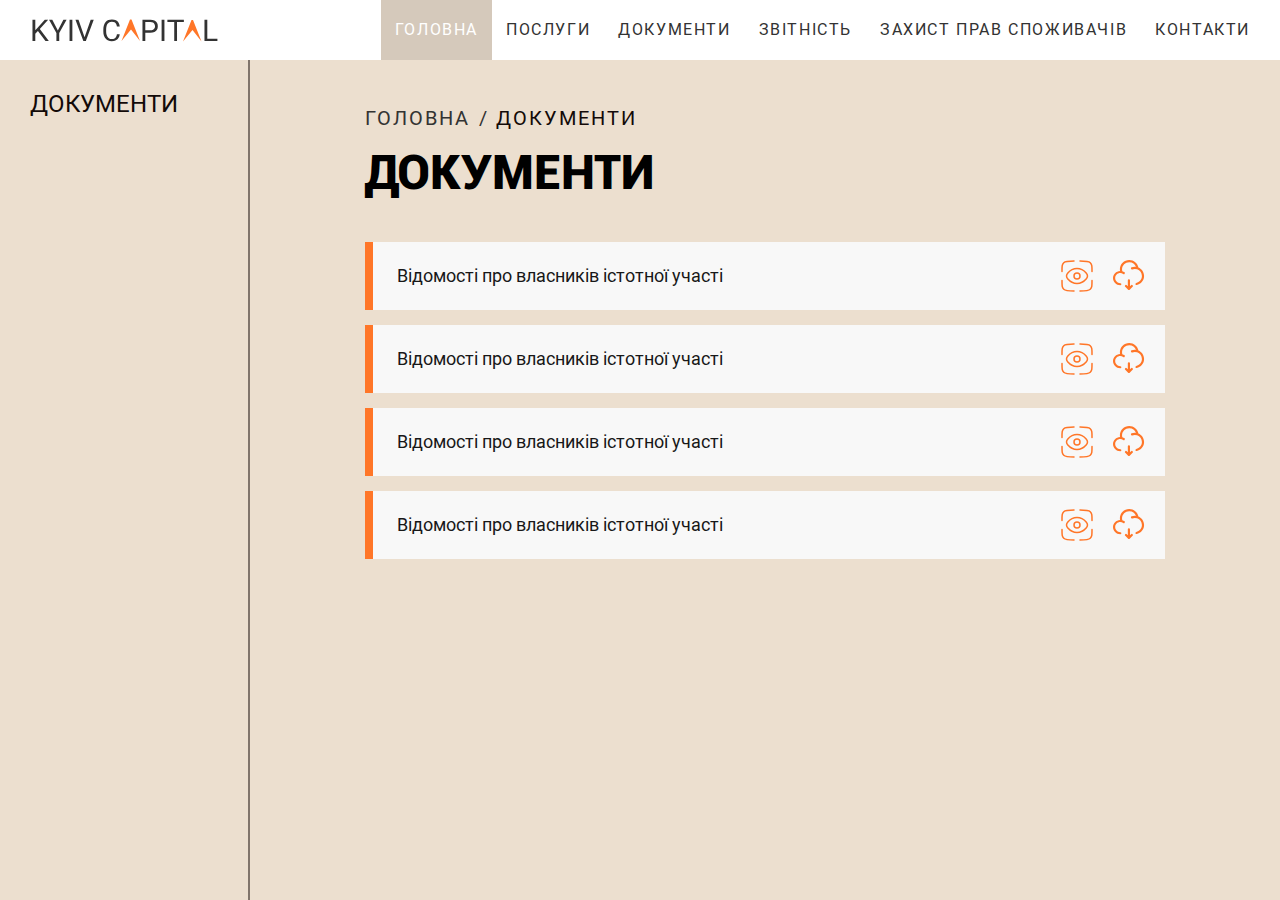
<file: doc.html>
<!DOCTYPE html>
<html lang="en">
	<head>
		<meta charset="UTF-8">
		<meta name="viewport" content="width=device-width, initial-scale=1, maximum-scale=1">
		<title>Kyiv Capital</title>
		
        <link rel="stylesheet" href="fonts/fonts.css">
        <link rel="stylesheet" href="css/fullpage.min.css">
        <link rel="stylesheet" href="css/style.css">

	</head>
	<body>

	<!-- на главной для хедера main-page добавить -->	
	<header class="main-header">
         <div class="container container--main">
            <div class="main-header__block">
            	<a href="#" class="main-header__logo">
            		<img src="img/logo.svg" alt="logo">
            	</a>
                <div class="main-header__wrap">
                    <div class="mobile-wrap">
                        <div class="main-nav__toggle">
                            <span class="line-burger"></span>
                         </div>
                    </div>
                    <ul class="main-header__list">
                        <li>
                        	<a data-section="main" class="main-header__link main-header__link--active">Головна</a>
                        </li>
                        <li>
                        	<a data-section="factory" class="main-header__link">Послуги</a>
                        </li>
                         <li>
                            <a href="#" class="main-header__link">Документи</a>
                        </li>
                        <li>
                        	<a data-section="report" class="main-header__link">Звітність</a>
                        </li>
                         <li>
                            <a href="#" class="main-header__link">Захист прав споживачів</a>
                        </li>
                         <li>
                        	<a data-section="contacts" class="main-header__link">Контакти</a>
                        </li>
                    </ul>
                </div>
            </div>
         </div>
    </header>

    <section class="page-inner">
    	<div class="container">
    		<div class="page-inner__wrap">
    			<div class="page-inner__item page-inner__item--aside">
    				<p class="title">Документи</p>
    			</div>
    			<div class="page-inner__item page-inner__item--content">
    				<div class="page-inner__block">
	    				<div class="page-inner__container">
	    					<ul class="breadcrumbs__list"> 
						      <li><a href="/">Головна</a></li>
						      <li>Документи</li>
						    </ul>
	    					<h1 class="subtitle">Документи</h1>
	    					<div class="doc__wrap">
								<div class="doc__item">
									<p class="doc__subtitle">Відомості про власників істотної участі</p>
									<div class="doc__holder">
										<a href="#" class="doc__btn doc__btn--view">
											<svg xmlns="http://www.w3.org/2000/svg" width="32" height="32" fill="none">
												<path stroke-linecap="round" stroke-width="1.5" d="M13 31c-5.657 0-8.486 0-10.242-1.758C1 27.485 1 26.157 1 20.5m30 0c0 5.657 0 6.985-1.758 8.742C27.485 31 24.657 31 19 31m0-30c5.657 0 8.485 0 10.242 1.758C31 4.514 31 5.843 31 11.5M13 1C7.343 1 4.514 1 2.758 2.758 1 4.514 1 5.843 1 11.5"></path>
												<path stroke-width="1.5" d="M6.838 19.09C5.945 18.055 5.5 17.538 5.5 16c0-1.537.446-2.055 1.338-3.09C8.62 10.843 11.608 8.5 16 8.5c4.39 0 7.38 2.343 9.162 4.41.893 1.035 1.338 1.553 1.338 3.09 0 1.538-.445 2.055-1.338 3.09-1.782 2.067-4.77 4.41-9.162 4.41-4.39 0-7.38-2.343-9.162-4.41Z"></path>
												<path stroke-width="1.5" d="M16 19a3 3 0 1 0 0-6 3 3 0 0 0 0 6Z"></path>
											</svg>
										</a>
										<a href="#" class="doc__btn doc__btn--load">
											<svg xmlns="http://www.w3.org/2000/svg" width="32" height="30" fill="none">
												<path fill-rule="evenodd" d="M15.903 19.157a1.084 1.084 0 0 1 1.085 1.085V26.3l1.04-1.041a1.084 1.084 0 1 1 1.533 1.532l-2.891 2.892a1.085 1.085 0 0 1-1.533 0l-2.892-2.892a1.084 1.084 0 1 1 1.533-1.532l1.041 1.04v-6.057a1.084 1.084 0 0 1 1.084-1.085Z" clip-rule="evenodd"></path>
												<path d="M16.23 2.169c-3.975 0-7.176 3.18-7.176 7.08 0 .668.094 1.314.267 1.924.719.209 1.393.52 2 .926a1.085 1.085 0 1 1-1.196 1.807 5.118 5.118 0 0 0-2.844-.852c-2.835 0-5.112 2.27-5.112 5.04s2.277 5.04 5.112 5.04a1.084 1.084 0 1 1 0 2.168C3.271 25.302 0 22.087 0 18.095c0-3.911 3.137-7.075 7.033-7.205a9.204 9.204 0 0 1-.148-1.641C6.885 4.129 11.081 0 16.231 0c4.566 0 8.38 3.244 9.188 7.549 3.325 1.412 5.666 4.681 5.666 8.504 0 4.444-3.163 8.142-7.363 9.04a1.085 1.085 0 0 1-.454-2.12c3.238-.694 5.649-3.537 5.649-6.92 0-3.09-2.01-5.728-4.827-6.691a7.285 7.285 0 0 0-4.748.014 1.084 1.084 0 0 1-.714-2.047c1.402-.49 2.9-.64 4.372-.441a7.174 7.174 0 0 0-6.77-4.72Z"></path>
										    </svg>
										</a>
									</div>
								</div>
								<div class="doc__item">
									<p class="doc__subtitle">Відомості про власників істотної участі</p>
									<div class="doc__holder">
										<a href="#" class="doc__btn doc__btn--view">
											<svg xmlns="http://www.w3.org/2000/svg" width="32" height="32" fill="none">
												<path stroke-linecap="round" stroke-width="1.5" d="M13 31c-5.657 0-8.486 0-10.242-1.758C1 27.485 1 26.157 1 20.5m30 0c0 5.657 0 6.985-1.758 8.742C27.485 31 24.657 31 19 31m0-30c5.657 0 8.485 0 10.242 1.758C31 4.514 31 5.843 31 11.5M13 1C7.343 1 4.514 1 2.758 2.758 1 4.514 1 5.843 1 11.5"></path>
												<path stroke-width="1.5" d="M6.838 19.09C5.945 18.055 5.5 17.538 5.5 16c0-1.537.446-2.055 1.338-3.09C8.62 10.843 11.608 8.5 16 8.5c4.39 0 7.38 2.343 9.162 4.41.893 1.035 1.338 1.553 1.338 3.09 0 1.538-.445 2.055-1.338 3.09-1.782 2.067-4.77 4.41-9.162 4.41-4.39 0-7.38-2.343-9.162-4.41Z"></path>
												<path stroke-width="1.5" d="M16 19a3 3 0 1 0 0-6 3 3 0 0 0 0 6Z"></path>
											</svg>
										</a>
										<a href="#" class="doc__btn doc__btn--load">
											<svg xmlns="http://www.w3.org/2000/svg" width="32" height="30" fill="none">
												<path fill-rule="evenodd" d="M15.903 19.157a1.084 1.084 0 0 1 1.085 1.085V26.3l1.04-1.041a1.084 1.084 0 1 1 1.533 1.532l-2.891 2.892a1.085 1.085 0 0 1-1.533 0l-2.892-2.892a1.084 1.084 0 1 1 1.533-1.532l1.041 1.04v-6.057a1.084 1.084 0 0 1 1.084-1.085Z" clip-rule="evenodd"></path>
												<path d="M16.23 2.169c-3.975 0-7.176 3.18-7.176 7.08 0 .668.094 1.314.267 1.924.719.209 1.393.52 2 .926a1.085 1.085 0 1 1-1.196 1.807 5.118 5.118 0 0 0-2.844-.852c-2.835 0-5.112 2.27-5.112 5.04s2.277 5.04 5.112 5.04a1.084 1.084 0 1 1 0 2.168C3.271 25.302 0 22.087 0 18.095c0-3.911 3.137-7.075 7.033-7.205a9.204 9.204 0 0 1-.148-1.641C6.885 4.129 11.081 0 16.231 0c4.566 0 8.38 3.244 9.188 7.549 3.325 1.412 5.666 4.681 5.666 8.504 0 4.444-3.163 8.142-7.363 9.04a1.085 1.085 0 0 1-.454-2.12c3.238-.694 5.649-3.537 5.649-6.92 0-3.09-2.01-5.728-4.827-6.691a7.285 7.285 0 0 0-4.748.014 1.084 1.084 0 0 1-.714-2.047c1.402-.49 2.9-.64 4.372-.441a7.174 7.174 0 0 0-6.77-4.72Z"></path>
										    </svg>
										</a>
									</div>
								</div>
								<div class="doc__item">
									<p class="doc__subtitle">Відомості про власників істотної участі</p>
									<div class="doc__holder">
										<a href="#" class="doc__btn doc__btn--view">
											<svg xmlns="http://www.w3.org/2000/svg" width="32" height="32" fill="none">
												<path stroke-linecap="round" stroke-width="1.5" d="M13 31c-5.657 0-8.486 0-10.242-1.758C1 27.485 1 26.157 1 20.5m30 0c0 5.657 0 6.985-1.758 8.742C27.485 31 24.657 31 19 31m0-30c5.657 0 8.485 0 10.242 1.758C31 4.514 31 5.843 31 11.5M13 1C7.343 1 4.514 1 2.758 2.758 1 4.514 1 5.843 1 11.5"></path>
												<path stroke-width="1.5" d="M6.838 19.09C5.945 18.055 5.5 17.538 5.5 16c0-1.537.446-2.055 1.338-3.09C8.62 10.843 11.608 8.5 16 8.5c4.39 0 7.38 2.343 9.162 4.41.893 1.035 1.338 1.553 1.338 3.09 0 1.538-.445 2.055-1.338 3.09-1.782 2.067-4.77 4.41-9.162 4.41-4.39 0-7.38-2.343-9.162-4.41Z"></path>
												<path stroke-width="1.5" d="M16 19a3 3 0 1 0 0-6 3 3 0 0 0 0 6Z"></path>
											</svg>
										</a>
										<a href="#" class="doc__btn doc__btn--load">
											<svg xmlns="http://www.w3.org/2000/svg" width="32" height="30" fill="none">
												<path fill-rule="evenodd" d="M15.903 19.157a1.084 1.084 0 0 1 1.085 1.085V26.3l1.04-1.041a1.084 1.084 0 1 1 1.533 1.532l-2.891 2.892a1.085 1.085 0 0 1-1.533 0l-2.892-2.892a1.084 1.084 0 1 1 1.533-1.532l1.041 1.04v-6.057a1.084 1.084 0 0 1 1.084-1.085Z" clip-rule="evenodd"></path>
												<path d="M16.23 2.169c-3.975 0-7.176 3.18-7.176 7.08 0 .668.094 1.314.267 1.924.719.209 1.393.52 2 .926a1.085 1.085 0 1 1-1.196 1.807 5.118 5.118 0 0 0-2.844-.852c-2.835 0-5.112 2.27-5.112 5.04s2.277 5.04 5.112 5.04a1.084 1.084 0 1 1 0 2.168C3.271 25.302 0 22.087 0 18.095c0-3.911 3.137-7.075 7.033-7.205a9.204 9.204 0 0 1-.148-1.641C6.885 4.129 11.081 0 16.231 0c4.566 0 8.38 3.244 9.188 7.549 3.325 1.412 5.666 4.681 5.666 8.504 0 4.444-3.163 8.142-7.363 9.04a1.085 1.085 0 0 1-.454-2.12c3.238-.694 5.649-3.537 5.649-6.92 0-3.09-2.01-5.728-4.827-6.691a7.285 7.285 0 0 0-4.748.014 1.084 1.084 0 0 1-.714-2.047c1.402-.49 2.9-.64 4.372-.441a7.174 7.174 0 0 0-6.77-4.72Z"></path>
										    </svg>
										</a>
									</div>
								</div>
								<div class="doc__item">
									<p class="doc__subtitle">Відомості про власників істотної участі</p>
									<div class="doc__holder">
										<a href="#" class="doc__btn doc__btn--view">
											<svg xmlns="http://www.w3.org/2000/svg" width="32" height="32" fill="none">
												<path stroke-linecap="round" stroke-width="1.5" d="M13 31c-5.657 0-8.486 0-10.242-1.758C1 27.485 1 26.157 1 20.5m30 0c0 5.657 0 6.985-1.758 8.742C27.485 31 24.657 31 19 31m0-30c5.657 0 8.485 0 10.242 1.758C31 4.514 31 5.843 31 11.5M13 1C7.343 1 4.514 1 2.758 2.758 1 4.514 1 5.843 1 11.5"></path>
												<path stroke-width="1.5" d="M6.838 19.09C5.945 18.055 5.5 17.538 5.5 16c0-1.537.446-2.055 1.338-3.09C8.62 10.843 11.608 8.5 16 8.5c4.39 0 7.38 2.343 9.162 4.41.893 1.035 1.338 1.553 1.338 3.09 0 1.538-.445 2.055-1.338 3.09-1.782 2.067-4.77 4.41-9.162 4.41-4.39 0-7.38-2.343-9.162-4.41Z"></path>
												<path stroke-width="1.5" d="M16 19a3 3 0 1 0 0-6 3 3 0 0 0 0 6Z"></path>
											</svg>
										</a>
										<a href="#" class="doc__btn doc__btn--load">
											<svg xmlns="http://www.w3.org/2000/svg" width="32" height="30" fill="none">
												<path fill-rule="evenodd" d="M15.903 19.157a1.084 1.084 0 0 1 1.085 1.085V26.3l1.04-1.041a1.084 1.084 0 1 1 1.533 1.532l-2.891 2.892a1.085 1.085 0 0 1-1.533 0l-2.892-2.892a1.084 1.084 0 1 1 1.533-1.532l1.041 1.04v-6.057a1.084 1.084 0 0 1 1.084-1.085Z" clip-rule="evenodd"></path>
												<path d="M16.23 2.169c-3.975 0-7.176 3.18-7.176 7.08 0 .668.094 1.314.267 1.924.719.209 1.393.52 2 .926a1.085 1.085 0 1 1-1.196 1.807 5.118 5.118 0 0 0-2.844-.852c-2.835 0-5.112 2.27-5.112 5.04s2.277 5.04 5.112 5.04a1.084 1.084 0 1 1 0 2.168C3.271 25.302 0 22.087 0 18.095c0-3.911 3.137-7.075 7.033-7.205a9.204 9.204 0 0 1-.148-1.641C6.885 4.129 11.081 0 16.231 0c4.566 0 8.38 3.244 9.188 7.549 3.325 1.412 5.666 4.681 5.666 8.504 0 4.444-3.163 8.142-7.363 9.04a1.085 1.085 0 0 1-.454-2.12c3.238-.694 5.649-3.537 5.649-6.92 0-3.09-2.01-5.728-4.827-6.691a7.285 7.285 0 0 0-4.748.014 1.084 1.084 0 0 1-.714-2.047c1.402-.49 2.9-.64 4.372-.441a7.174 7.174 0 0 0-6.77-4.72Z"></path>
										    </svg>
										</a>
									</div>
								</div>
							</div>
	    				</div>
    				</div>
    				<div class="page-inner__image">
    					<img src="img/info/8.png" alt="">
    				</div>
    			</div>
    		</div>
    	</div>
    </section>

	<script src="js/jquery-3.3.1.min.js"></script>
	<script src="js/fullpage.min.js"></script>
	<script src="js/main.js"></script>

</body>

</html>
</file>
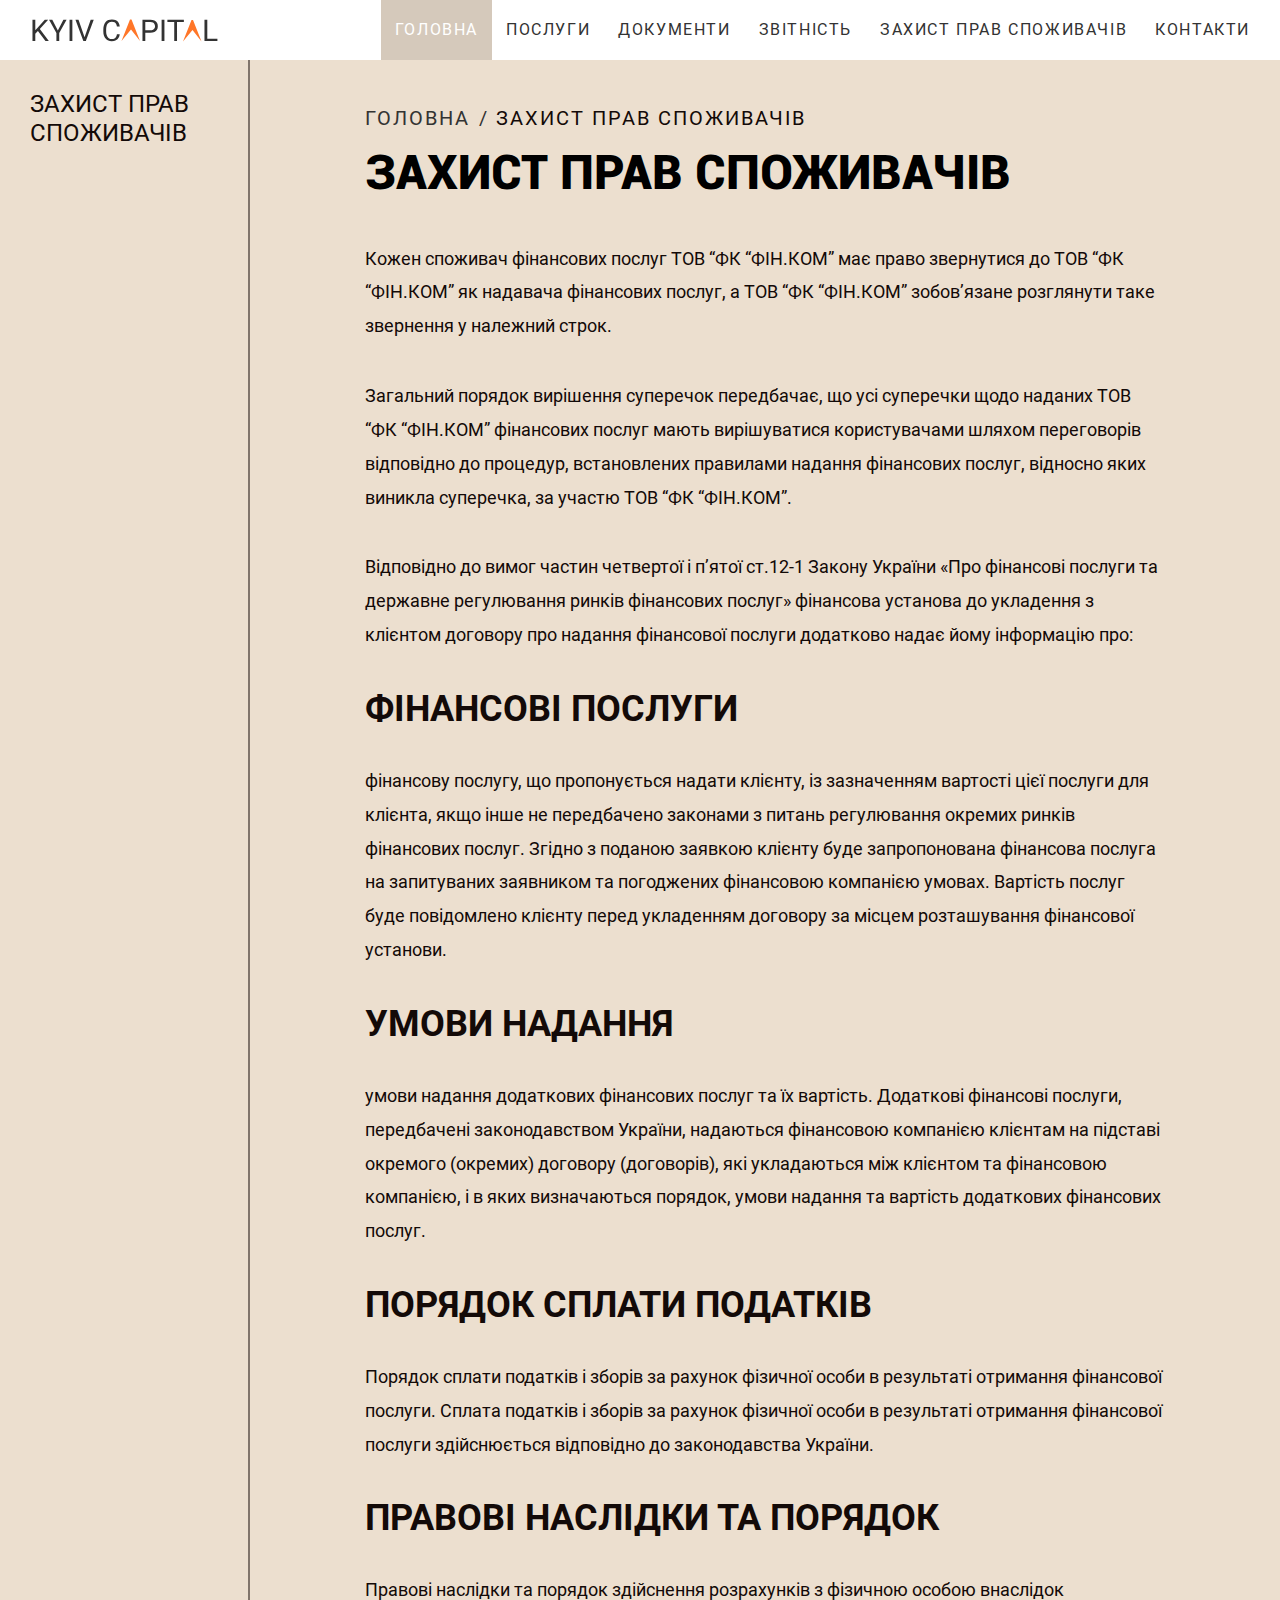
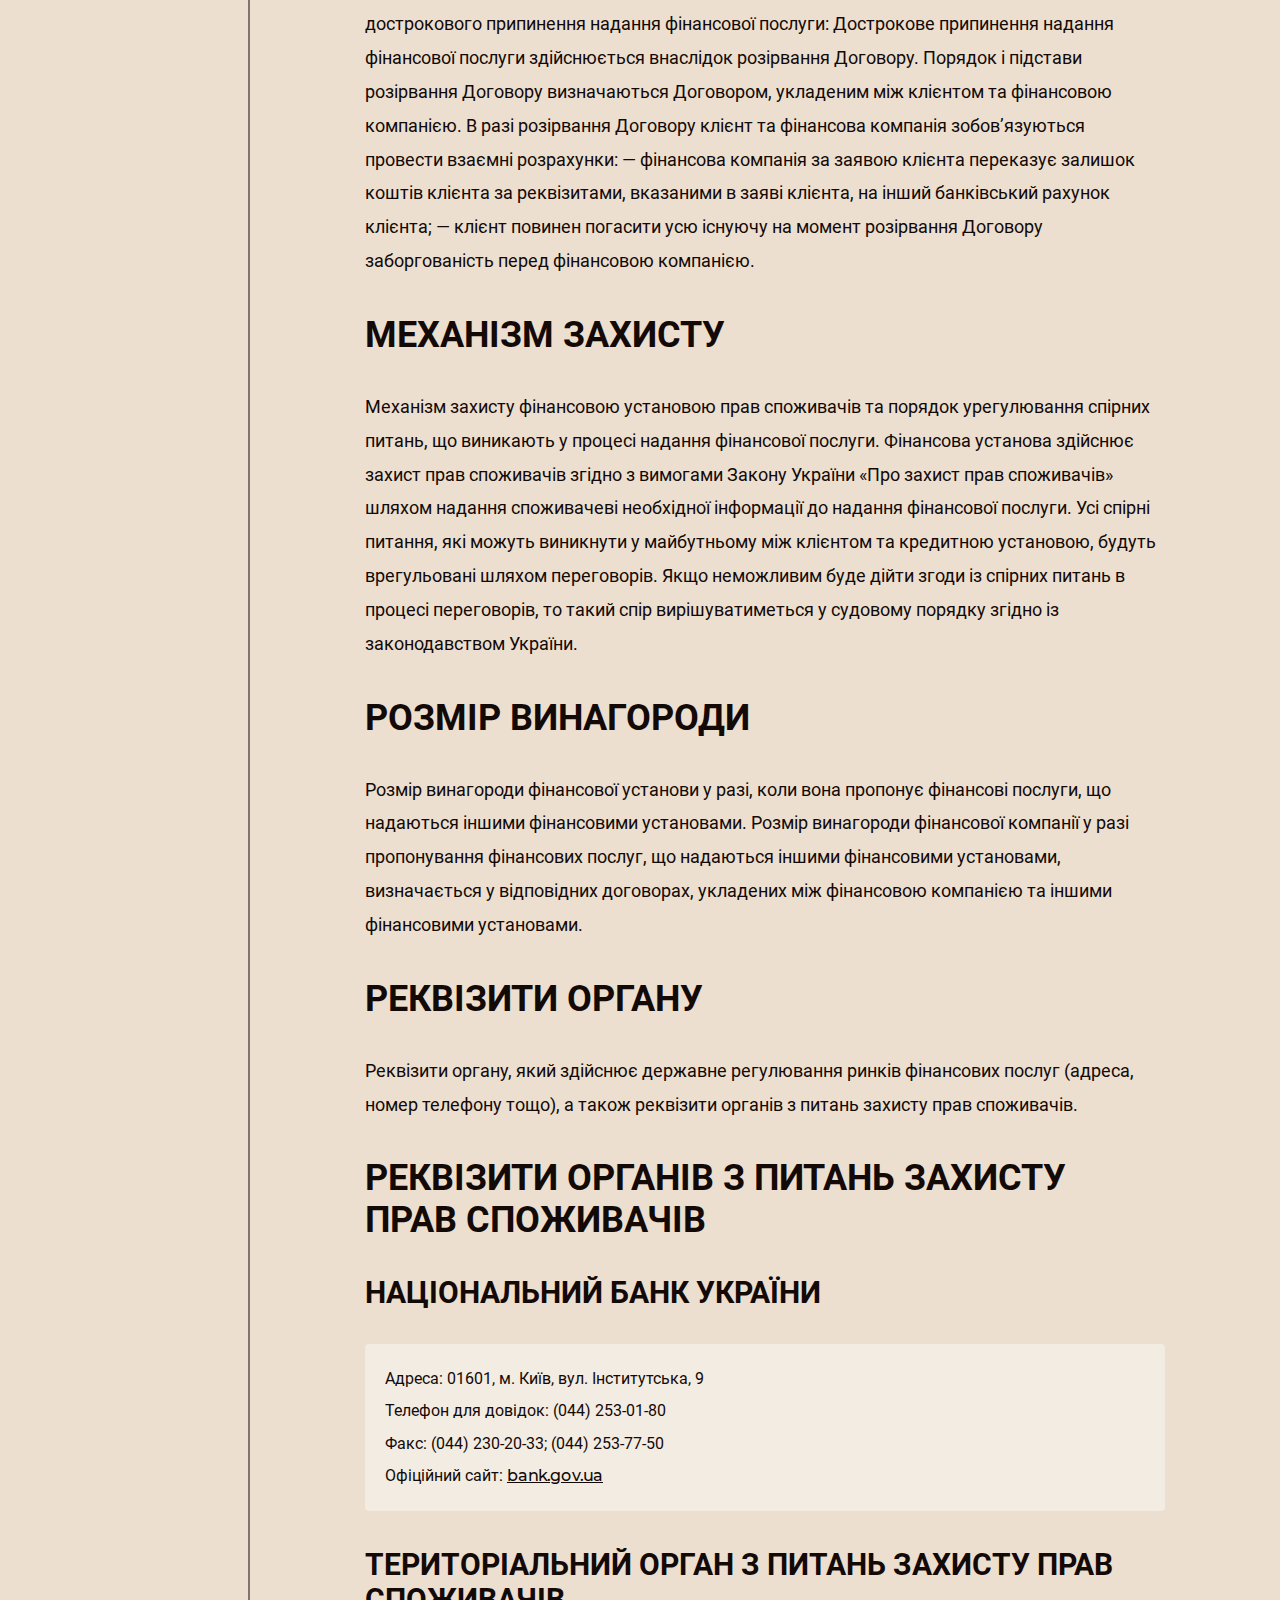
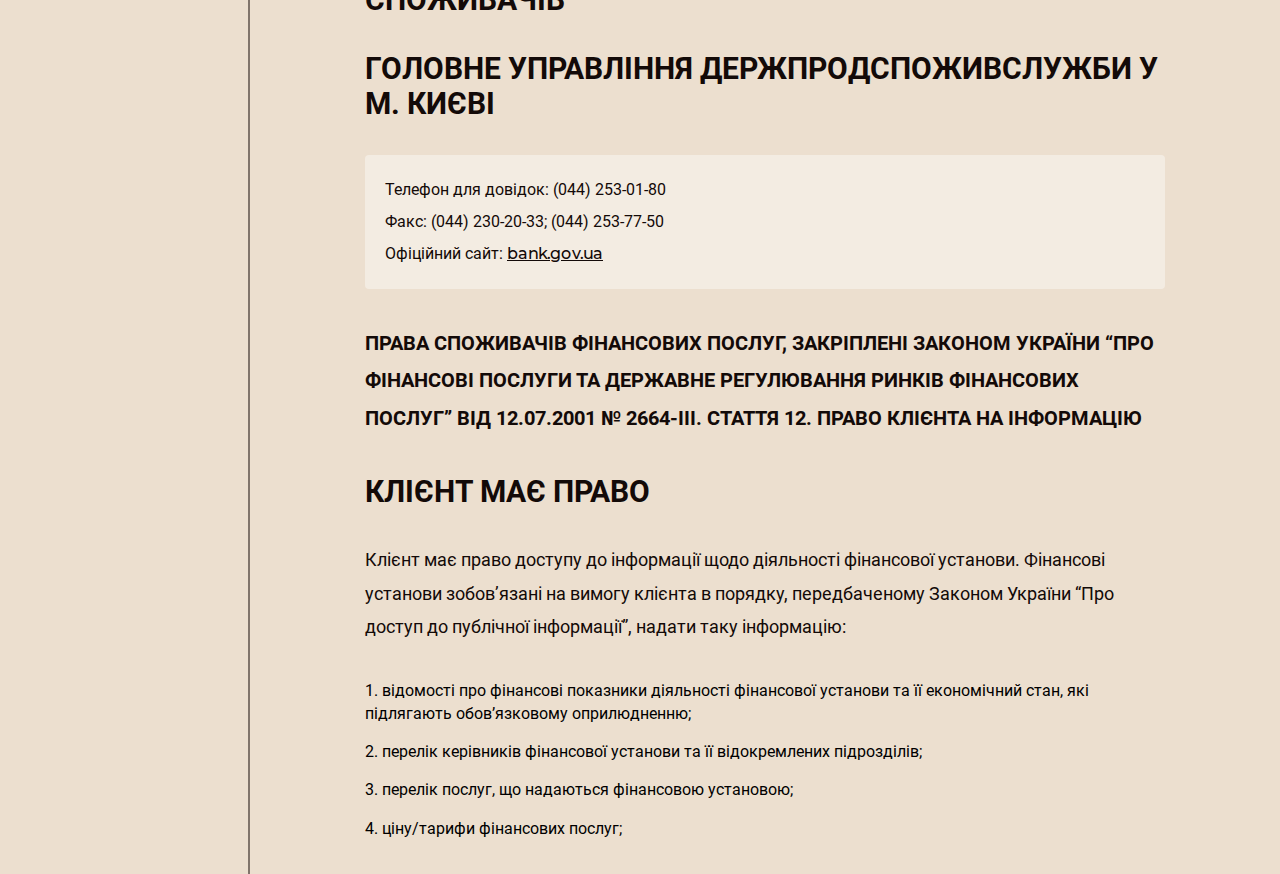
<file: text.html>
<!DOCTYPE html>
<html lang="en">
	<head>
		<meta charset="UTF-8">
		<meta name="viewport" content="width=device-width, initial-scale=1, maximum-scale=1">
		<title>Kyiv Capital</title>
		
        <link rel="stylesheet" href="fonts/fonts.css">
        <link rel="stylesheet" href="css/fullpage.min.css">
        <link rel="stylesheet" href="css/style.css">

	</head>
	<body>

	<!-- на главной для хедера main-page добавить -->	
	<header class="main-header">
         <div class="container container--main">
            <div class="main-header__block">
            	<a href="#" class="main-header__logo">
            		<img src="img/logo.svg" alt="logo">
            	</a>
                <div class="main-header__wrap">
                    <div class="mobile-wrap">
                        <div class="main-nav__toggle">
                            <span class="line-burger"></span>
                         </div>
                    </div>
                    <ul class="main-header__list">
                        <li>
                        	<a data-section="main" class="main-header__link main-header__link--active">Головна</a>
                        </li>
                        <li>
                        	<a data-section="factory" class="main-header__link">Послуги</a>
                        </li>
                         <li>
                            <a href="#" class="main-header__link">Документи</a>
                        </li>
                        <li>
                        	<a data-section="report" class="main-header__link">Звітність</a>
                        </li>
                         <li>
                            <a href="#" class="main-header__link">Захист прав споживачів</a>
                        </li>
                         <li>
                        	<a data-section="contacts" class="main-header__link">Контакти</a>
                        </li>
                    </ul>
                </div>
            </div>
         </div>
    </header>

    <section class="page-inner">
    	<div class="container">
    		<div class="page-inner__wrap">
    			<div class="page-inner__item page-inner__item--aside">
    				<p class="title">Захист прав споживачів</p>
    			</div>
    			<div class="page-inner__item page-inner__item--content">
    				<div class="page-inner__block">
	    				<div class="page-inner__container">
	    					<ul class="breadcrumbs__list"> 
						      <li><a href="/">Головна</a></li>
						      <li>Захист прав споживачів</li>
						    </ul>
	    					<h1 class="subtitle">Захист прав споживачів</h1>
	    					<div class="page-inner__text">
		    					<p>Кожен споживач фінансових послуг ТОВ “ФК “ФІН.КОМ” має право звернутися до ТОВ “ФК “ФІН.КОМ” як надавача фінансових послуг, а ТОВ “ФК “ФІН.КОМ” зобов’язане розглянути таке звернення у належний строк.</p>
		    					<p>Загальний порядок вирішення суперечок передбачає, що усі суперечки щодо наданих ТОВ “ФК “ФІН.КОМ” фінансових послуг мають вирішуватися користувачами шляхом переговорів відповідно до процедур, встановлених правилами надання фінансових послуг, відносно яких виникла суперечка, за участю ТОВ “ФК “ФІН.КОМ”.</p>
		    					<p>Відповідно до вимог частин четвертої і п’ятої ст.12-1 Закону України «Про фінансові послуги та державне регулювання ринків фінансових послуг» фінансова установа до укладення з клієнтом договору про надання фінансової послуги додатково надає йому інформацію про:</p>
		    					<h2>Фінансові послуги</h2>
		    					<p>фінансову послугу, що пропонується надати клієнту, із зазначенням вартості цієї послуги для клієнта, якщо інше не передбачено законами з питань регулювання окремих ринків фінансових послуг. Згідно з поданою заявкою клієнту буде запропонована фінансова послуга на запитуваних заявником та погоджених фінансовою компанією умовах. Вартість послуг буде повідомлено клієнту перед укладенням договору за місцем розташування фінансової установи.</p>
		    					<h2>Умови надання</h2>
		    					<p>умови надання додаткових фінансових послуг та їх вартість. Додаткові фінансові послуги, передбачені законодавством України, надаються фінансовою компанією клієнтам на підставі окремого (окремих) договору (договорів), які укладаються між клієнтом та фінансовою компанією, і в яких визначаються порядок, умови надання та вартість додаткових фінансових послуг.</p>
		    					<h2>Порядок сплати податків</h2>
		    					<p>Порядок сплати податків і зборів за рахунок фізичної особи в результаті отримання фінансової послуги. Сплата податків і зборів за рахунок фізичної особи в результаті отримання фінансової послуги здійснюється відповідно до законодавства України.</p>
		    					<h2>Правові наслідки та порядок</h2>
		    					<p>Правові наслідки та порядок здійснення розрахунків з фізичною особою внаслідок дострокового припинення надання фінансової послуги: Дострокове припинення надання фінансової послуги здійснюється внаслідок розірвання Договору. Порядок і підстави розірвання Договору визначаються Договором, укладеним між клієнтом та фінансовою компанією. В разі розірвання Договору клієнт та фінансова компанія зобов’язуються провести взаємні розрахунки: — фінансова компанія за заявою клієнта переказує залишок коштів клієнта за реквізитами, вказаними в заяві клієнта, на інший банківський рахунок клієнта; — клієнт повинен погасити усю існуючу на момент розірвання Договору заборгованість перед фінансовою компанією.</p>
		    					<h2>Механізм захисту</h2>
		    					<p>Механізм захисту фінансовою установою прав споживачів та порядок урегулювання спірних питань, що виникають у процесі надання фінансової послуги. Фінансова установа здійснює захист прав споживачів згідно з вимогами Закону України «Про захист прав споживачів» шляхом надання споживачеві необхідної інформації до надання фінансової послуги. Усі спірні питання, які можуть виникнути у майбутньому між клієнтом та кредитною установою, будуть врегульовані шляхом переговорів. Якщо неможливим буде дійти згоди із спірних питань в процесі переговорів, то такий спір вирішуватиметься у судовому порядку згідно із законодавством України.</p>
		    					<h2>Розмір винагороди</h2>
		    					<p>Розмір винагороди фінансової установи у разі, коли вона пропонує фінансові послуги, що надаються іншими фінансовими установами. Розмір винагороди фінансової компанії у разі пропонування фінансових послуг, що надаються іншими фінансовими установами, визначається у відповідних договорах, укладених між фінансовою компанією та іншими фінансовими установами.</p>
		    					<h2>Реквізити органу</h2>
		    					<p>Реквізити органу, який здійснює державне регулювання ринків фінансових послуг (адреса, номер телефону тощо), а також реквізити органів з питань захисту прав споживачів.</p>
		    				
								<h2>реквізити органів з питань захисту прав споживачів</h2>
								<h3>Національний банк України</h3>
								<blockquote>
									<p>Адреса: 01601, м. Київ, вул. Інститутська, 9</p>
									<p>Телефон для довідок: (044) 253-01-80</p>
		    						<p>Факс: (044) 230-20-33; (044) 253-77-50</p>
		    						<p>Офіційний сайт: <a href="https://bank.gov.ua/" target="_blank">bank.gov.ua</a></p>
								</blockquote>
								<h3>Територіальний орган з питань захисту прав споживачів</h3>
								<h3>Головне управління Держпродспоживслужби у м. Києві</h3>
								<blockquote>
		    						<p>Телефон для довідок: (044) 253-01-80</p>
		    						<p>Факс: (044) 230-20-33; (044) 253-77-50</p>
		    						<p>Офіційний сайт: <a href="https://bank.gov.ua/" target="_blank">bank.gov.ua</a></p>
								</blockquote>
								<p><strong>Права споживачів фінансових послуг, закріплені Законом України “Про фінансові послуги та державне регулювання ринків фінансових послуг” від 12.07.2001 № 2664-III.
		Стаття 12. Право клієнта на інформацію</strong></p>
								<h3>Клієнт має право</h3>
								<p>Клієнт має право доступу до інформації щодо діяльності фінансової установи. Фінансові установи зобов’язані на вимогу клієнта в порядку, передбаченому Законом України “Про доступ до публічної інформації”, надати таку інформацію:</p>
								<ol>
									<li>відомості про фінансові показники діяльності фінансової установи та її економічний стан, які підлягають обов’язковому оприлюдненню;</li>
									<li>перелік керівників фінансової установи та її відокремлених підрозділів;</li>
									<li>перелік послуг, що надаються фінансовою установою;</li>
									<li>ціну/тарифи фінансових послуг;</li>
								</ol>
							</div>
	    				</div>
    				</div>
    				<div class="page-inner__image">
    					<img src="img/info/9.png" alt="">
    				</div>
    			</div>
    		</div>
    	</div>
    </section>

	<script src="js/jquery-3.3.1.min.js"></script>
	<script src="js/main.js"></script>

</body>

</html>
</file>
<file: fonts/fonts.css>
@font-face {
    font-family: "Roboto";
     src: url('Roboto-Thin.woff') format('woff'), url('Roboto-Thin.woff2') format('woff2');
    font-weight: 100;
    font-style: normal;
}

@font-face {
    font-family: "Roboto";
     src: url('Roboto-Light.woff') format('woff'), url('Roboto-Light.woff2') format('woff2');
    font-weight: 300;
    font-style: normal;
}

@font-face {
    font-family: "Roboto";
     src: url('Roboto-Regular.woff') format('woff'), url('Roboto-Regular.woff2') format('woff2');
    font-weight: 400;
    font-style: normal;
}

@font-face {
    font-family: "Roboto";
     src: url('Roboto-Medium.woff') format('woff'), url('Roboto-Medium.woff2') format('woff2');
    font-weight: 500;
    font-style: normal;
}

@font-face {
    font-family: "Roboto";
     src: url('Roboto-Bold.woff') format('woff'), url('Roboto-Bold.woff2') format('woff2');
    font-weight: 700;
    font-style: normal;
}

@font-face {
    font-family: "Roboto";
     src: url('Roboto-Black.woff') format('woff'), url('Roboto-Black.woff2') format('woff2');
    font-weight: 900;
    font-style: normal;
}

@font-face {
    font-family: "Montserrat";
     src: url('Montserrat-Medium.woff') format('woff'), url('Montserrat-Medium.woff2') format('woff2');
    font-weight: 500;
    font-style: normal;
}
</file>
<file: css/style.css>
:root {
	--whiteColor: #ffffff;
	--titleColor: #121212;
}

* {
	box-sizing: border-box;
}

*:after,
*:before {
	box-sizing: border-box;
}

.container {
	width: 100%;
	max-width: 1920px;
	margin: 0 auto;
}

body {
	overflow-x: hidden;
	background: #ECDFCF;
	margin: 0;
	padding: 0px;
	font-family: 'Roboto', Arial, Helvetica, sans-serif;
}

.btn {
	cursor: pointer;
	display: block;
	max-width: 390px;
	width: 100%;
	font-size: 16px;
	line-height: 1.2;
	color: #fff;
	background-color: #FF7628;
	box-shadow: 0px 0px 20px rgba(0, 0, 0, 0.25);
	border: none;
	border-radius: 25px;
	outline: none;
	padding: 15px 10px;
	text-align: center;
	font-weight: 500;
	font-family: Roboto, sans-serif;
	transition: 0.25s background-color;
}

.btn--rules {
	margin-bottom: 54px;
}

.btn:hover:not(:disabled) {
	background-color: #e56b25;
}

.btn:disabled {
	cursor: default;
	opacity: 0.5;
	text-decoration: line-through;
}

.error {
	font-size: 16px;
	color: #f00;
	text-shadow: 0 0 5px black;
	font-weight: 700;
}

.title {
	font-size: 24px;
	line-height: 1.2;
	color: #130A08;
	text-transform: uppercase;
	padding-left: 30px;
	padding-right: 30px;
	padding-top: 30px;
}

.subtitle {
	font-size: 48px;
	line-height: 1.2;
	text-transform: uppercase;
	font-weight: 900;
}

.input,
.area {
	display: block;
	width: 100%;
	font-size: 16px;
	color: #130A08;
	background-color: transparent;
	outline: none;
	border: 2px solid #130A08;
	border-radius: 5px;
	padding: 14px 20px;
}

.input::placeholder,
.area::placeholder {
	color: #130A08;
	text-transform: uppercase;
}

.area {
	min-height: 150px;
	resize: none;
}

.breadcrumbs__list {
	display: flex;
	flex-wrap: wrap;
	align-items: center;
	padding-bottom: 14px;
}

.breadcrumbs__list li {
	font-size: 20px;
	color: #130A08;
	letter-spacing: 0.1em;
	text-transform: uppercase;
	font-weight: 400;
}

.breadcrumbs__list li a {
	color: #333;
	margin-right: 7px;
	transition: 0.25s color;
}

.breadcrumbs__list li a:after {
	margin-left: 9px;
	content: '/';
	color: #333;
}

.breadcrumbs__list li a:hover {
	color: #051367;
}

.fp-warning,
.fp-watermark {
	opacity: 0;
	visibility: hidden;
}

body,
div,
dl,
dt,
dd,
ol,
ul,
li,
h1,
h2,
h3,
h4,
h5,
h6,
pre,
code,
form,
fieldset,
input,
textarea,
p,
blockquote,
th,
td {
	margin: 0;
	padding: 0;
}

table {
	border-collapse: collapse;
	border-spacing: 0;
}

a {
	text-decoration: none;
}

fieldset,
img,
abbr {
	border: 0;
}

address,
caption,
cite,
code,
dfn,
th,
var {
	font-style: normal;
	font-weight: normal;
}

strong {
	font-weight: bold;
}

em {
	font-style: italic;
}

ul li {
	list-style: none;
}

caption,
th {
	text-align: left;
}

h1,
h2,
h3,
h4,
h5,
h6 {
	font-weight: bold;
}

sup {
	vertical-align: text-top;
}

sub {
	vertical-align: text-bottom;
}

input,
textarea,
select {
	font-family: inherit;
	font-size: inherit;
	font-weight: inherit;
	outline: none;
}

legend {
	color: #000;
}

article,
aside,
details,
figcaption,
figure,
footer,
header,
hgroup,
menu,
nav,
section,
main {
	display: block;
}

.main-header {
	position: fixed;
	top: 0px;
	left: 0px;
	width: 100%;
	z-index: 200;
	background-color: #fff;
	height: 60px;
	display: flex;
	align-items: center;
}

.main-header__block {
	position: relative;
	display: flex;
	justify-content: space-between;
	flex-wrap: wrap;
	align-items: center;
	padding-left: 30px;
	padding-right: 16px;
}

.main-header__logo {
	display: block;
	max-width: 190px;
	width: 100%;
}

.main-header__logo img {
	display: block;
	max-width: 100%;
}

.main-header__list {
	display: flex;
	align-items: center;
}

.main-header__link {
	display: block;
	cursor: pointer;
	font-size: 16px;
	line-height: 1.2;
	color: #333;
	text-transform: uppercase;
	letter-spacing: 0.1em;
	padding: 20px 14px;
}

.main-header__link--active {
	background-color: #D5C9BB;
	color: #fff;
}

.main-header__link:not(.main-header__link--active) {
	transition: 0.25s color;
}

.main-header__link:hover:not(.main-header__link--active) {
	color: #FF7628;
}

.main-header__description {
	font-size: 18px;
	color: #000;
	font-weight: bold;
	text-transform: uppercase;
	padding-right: 15px;
}

.mobile-wrap {
	display: none;
	align-items: center;
	justify-content: space-between;
	cursor: pointer;
}

.line-burger {
	display: block;
	position: absolute;
	top: 50%;
	left: 0;
	width: 25px;
	height: 3px;
	background-color: #FF7628;
	transition: 0.5s width;
}

.line-burger:after,
.line-burger:before {
	content: '';
	position: absolute;
	width: 25px;
	height: 3px;
	background-color: #FF7628;
	left: 0;
	transition: 0.5s;
}

.line-burger:after {
	top: calc(100% + 5px);
}

.line-burger:before {
	bottom: calc(100% + 5px);
}

.line-active {
	width: 0;
}

.line-active:after {
	top: 9px;
	transform: rotate(-45deg);
	transform-origin: 0 0;
}

.line-active:before {
	bottom: 9px;
	transform: rotate(45deg);
	transform-origin: 0 100%;
}

.main-nav__toggle {
	position: relative;
	cursor: pointer;
	display: none;
	width: 25px;
	height: 25px;
	margin-top: -3px;
}

.info--inner .subtitle {
	margin-bottom: 60px;
}

.info--inner .info__text {
	margin-bottom: 48px;
}

.info__subtitle {
	font-size: 256px;
	line-height: 1;
	color: #130A08;
	text-transform: uppercase;
	margin-bottom: 54px;
	font-weight: 900;
}

.info__subtitle span {
	display: block;
	font-size: 180px;
}

.info__wrap {
	display: flex;
	flex-wrap: wrap;
	height: calc(100vh - 60px);
}

.info__item--aside {
	width: 250px;
	border-right: 2px solid rgba(19, 10, 8, 0.5);
}

.info__item--content {
	width: calc(100% - 250px);
	display: flex;
	align-items: center;
}

.info__image {
	width: 38%;
}

.info__image img {
	display: block;
	max-height: calc(100vh - 60px);
	max-width: 100%;
	object-fit: cover;
	object-position: center;
}

.info__block {
	position: relative;
	width: 62%;
	display: flex;
	flex-direction: column;
	justify-content: center;
	padding: 40px;
}

.info__list {
	display: flex;
	flex-wrap: wrap;
}

.info__list li:not(:last-child) {
	margin-right: 60px;
}

.info__link {
	cursor: pointer;
	display: block;
	font-size: 48px;
	line-height: 1.2;
	color: #130A08;
	text-transform: uppercase;
	margin-bottom: 16px;
	font-weight: 900;
}

.info__text {
	max-width: 800px;
}

.info__text p {
	font-size: 18px;
	line-height: 1.5;
	color: #130A08;
	margin-bottom: 8px;
}

.info__text p span {
	font-weight: 700;
}

.info__text h2 {
	font-size: 28px;
}

.info__text h3 {
	font-size: 26px;
}

.info__text h4 {
	font-size: 24px;
}

.info__text h5 {
	font-size: 22px;
}

.info__text h6 {
	font-size: 20px;
}

.info__text h2,
.info__text h3,
.info__text h4,
.info__text h5,
.info__text h6 {
	line-height: 1.5;
	color: #130A08;
	text-transform: uppercase;
	padding-top: 20px;
	margin-bottom: 28px;
}

.info__text ol li {
	list-style-position: inside;
	position: relative;
	font-size: 18px;
	line-height: 1.5;
	margin-bottom: 4px;
}

.info__text ul {
	display: flex;
	flex-wrap: wrap;
	max-width: 600px;
}

.info__text ul li {
	font-size: 18px;
	line-height: 1.5;
	margin-bottom: 4px;
}

.info__text ul li:not(:last-child) {
	margin-right: 15px;
}

.info__text ul li span {
	font-weight: 700;
}

.info__elem {
	font-size: 40px;
	line-height: 1.2;
	color: #130A08;
	text-transform: uppercase;
	margin-bottom: 54px;
}

.info__box {
	margin-bottom: 30px;
}

.info__container {
	max-width: 840px;
	width: 100%;
	margin: 0 auto;
}

.info__row {
	display: flex;
	gap: 60px;
}

.info__col {
	flex-basis: 50%;
}

.info__phone {
	display: block;
	font-size: 48px;
	line-height: 1.2;
	color: #130A08;
	font-weight: 100;
}

.info__email,
.info__address {
	display: block;
	font-size: 36px;
	line-height: 1.2;
	font-weight: 100;
}

.info__phone,
.info__email {
	margin-bottom: 25px;
}

.info__copy {
	display: block;
	max-width: 472px;
	width: 100%;
	font-size: 24px;
	line-height: 1.2;
	color: #130A08;
	padding-top: 130px;
	text-align: center;
	margin: 0 auto;
	font-weight: 300;
}

.info__btn {
	display: block;
	cursor: pointer;
	position: absolute;
	right: -50px;
	top: 50%;
	transform: translateY(-50%);
	width: 100px;
	height: 100px;
	background-color: #FF7628;
	border: 4px solid #FFFFFF;
	box-shadow: 0px 0px 20px rgba(0, 0, 0, 0.25);
	border-radius: 50px;
	padding: 0;
}

.tabs__wrap {
	display: flex;
	margin-bottom: 46px;
}

.tabs__item {
	cursor: pointer;
	font-size: 32px;
	line-height: 1.2;
	color: #130A08;
	text-transform: uppercase;
	padding-bottom: 24px;
	border-bottom: 4px solid #130A08;
}

.tabs__item:last-child {
	padding-left: 50px;
}

.tabs__item--active {
	color: #FF7628;
	border-color: #FF7628;
}

.doc {
	padding: 80px 0;
}

.doc .title {
	text-align: center;
}

.doc__wrap {
	padding-top: 40px;
	margin-bottom: 70px;
}

.doc__item {
	width: 100%;
	display: flex;
	flex-wrap: wrap;
	align-items: center;
	background-color: #F8F8F8;
	padding: 18px 20px;
	padding-bottom: 0px;
	padding-left: 24px;
	border-left: 8px solid #FF7628;
}

.doc__item:not(:last-child) {
	margin-bottom: 15px;
}

.doc__subtitle {
	font-size: 18px;
	line-height: 1.2;
	color: #181818;
	padding-right: 20px;
	margin-right: auto;
	margin-bottom: 18px;
}

.doc__holder {
	display: flex;
	align-items: center;
	margin-bottom: 18px;
}

.doc__btn {
	display: block;
	width: 32px;
	height: 32px;
	border: none;
	outline: none;
}

.doc__btn:not(:last-child) {
	margin-right: 20px;
}

.doc__btn--load svg {
	fill: #FF7628;
	transition: 0.25s fill;
}

.doc__btn--load:hover svg {
	fill: #181818;
}

.doc__btn--view svg {
	stroke: #FF7628;
	transition: 0.25s stroke;
}

.doc__btn--view:hover svg {
	stroke: #181818;
}

.page-inner {
	padding-top: 60px;
}

.page-inner__wrap {
	display: flex;
	flex-wrap: wrap;
}

.page-inner__item--aside {
	width: 250px;
	min-height: calc(100vh - 60px);
	border-right: 2px solid rgba(19, 10, 8, 0.5);
}

.page-inner__item--content {
	width: calc(100% - 250px);
	display: flex;
}

.page-inner__block {
	width: 62%;
	padding: 0 40px;
	padding-top: 46px;
}

.page-inner__image {
	width: 38%;
}

.page-inner__image img {
	display: block;
	max-width: 100%;
	margin-left: auto;
	max-height: calc(100vh - 60px);
}

.page-inner__container {
	max-width: 800px;
	margin: 0 auto;
}

.page-inner__text {
	max-width: 800px;
	padding-top: 40px;
	margin-bottom: 34px;
}

.page-inner__text a {
	font-size: 16px;
	color: #130A08;
	text-decoration: underline;
	font-weight: 500;
	font-family: 'Montserrat', sans-serif;
}

.page-inner__text a:hover {
	text-decoration: none;
}

.page-inner__text strong {
	font-size: 20px;
	text-transform: uppercase;
	font-weight: 700;
}

.page-inner__text ol,
.page-inner__text ul {
	margin: 0;
	padding: 0;
}

.page-inner__text ol li,
.page-inner__text ul li {
	list-style-position: inside;
	position: relative;
	font-size: 16px;
	line-height: 1.4;
}

.page-inner__text ol li:not(:last-child),
.page-inner__text ul li:not(:last-child) {
	margin-bottom: 16px;
}

.page-inner__text p {
	font-size: 18px;
	line-height: 1.88;
	color: #130A08;
}

.page-inner__text p:not(:last-child) {
	padding-bottom: 2em;
}

.page-inner__text h2,
.page-inner__text h3,
.page-inner__text h4,
.page-inner__text h5,
.page-inner__text h6 {
	color: #130A08;
	text-transform: uppercase;
	padding-bottom: 34px;
}

.page-inner__text h2 {
	font-size: 36px;
}

.page-inner__text h3 {
	font-size: 30px;
}

.page-inner__text h4 {
	font-size: 26px;
}

.page-inner__text h5 {
	font-size: 24px;
}

.page-inner__text h6 {
	font-size: 22px;
}

.page-inner__text blockquote {
	background-color: rgba(255, 255, 255, 0.4);
	border-radius: 4px;
	padding: 20px;
	margin-bottom: 36px;
}

.page-inner__text blockquote p {
	font-size: 16px;
}

.page-inner__text blockquote p:not(:last-child) {
	padding-bottom: 2px;
}

.doc {
	padding: 80px 0;
}

.doc .title {
	text-align: center;
}

.doc__wrap {
	padding-top: 40px;
	margin-bottom: 70px;
}

.doc__item {
	width: 100%;
	display: flex;
	flex-wrap: wrap;
	align-items: center;
	background-color: #F8F8F8;
	padding: 18px 20px;
	padding-bottom: 0px;
	padding-left: 24px;
	border-left: 8px solid #FF7628;
}

.doc__item:not(:last-child) {
	margin-bottom: 15px;
}

.doc__subtitle {
	font-size: 18px;
	line-height: 1.2;
	color: #181818;
	padding-right: 20px;
	margin-right: auto;
	margin-bottom: 18px;
}

.doc__holder {
	display: flex;
	align-items: center;
	margin-bottom: 18px;
}

.doc__btn {
	display: block;
	width: 32px;
	height: 32px;
	border: none;
	outline: none;
}

.doc__btn:not(:last-child) {
	margin-right: 20px;
}

.doc__btn--load svg {
	fill: #FF7628;
	transition: 0.25s fill;
}

.doc__btn--load:hover svg {
	fill: #181818;
}

.doc__btn--view svg {
	stroke: #FF7628;
	transition: 0.25s stroke;
}

.doc__btn--view:hover svg {
	stroke: #181818;
}

.page-inner {
	padding-top: 60px;
}

.page-inner__wrap {
	display: flex;
	flex-wrap: wrap;
}

.page-inner__item--aside {
	width: 250px;
	min-height: calc(100vh - 60px);
	border-right: 2px solid rgba(19, 10, 8, 0.5);
}

.page-inner__item--content {
	width: calc(100% - 250px);
	display: flex;
}

.page-inner__block {
	width: 62%;
	padding: 0 40px;
	padding-top: 46px;
}

.page-inner__image {
	width: 38%;
}

.page-inner__image img {
	display: block;
	max-width: 100%;
	margin-left: auto;
	max-height: calc(100vh - 60px);
}

.page-inner__container {
	max-width: 800px;
	margin: 0 auto;
}

.page-inner__text {
	max-width: 800px;
	padding-top: 40px;
	margin-bottom: 34px;
}

.page-inner__text a {
	font-size: 16px;
	color: #130A08;
	text-decoration: underline;
	font-weight: 500;
	font-family: 'Montserrat', sans-serif;
}

.page-inner__text a:hover {
	text-decoration: none;
}

.page-inner__text strong {
	font-size: 20px;
	text-transform: uppercase;
	font-weight: 700;
}

.page-inner__text ol,
.page-inner__text ul {
	margin: 0;
	padding: 0;
}

.page-inner__text ol li,
.page-inner__text ul li {
	list-style-position: inside;
	position: relative;
	font-size: 16px;
	line-height: 1.4;
}

.page-inner__text ol li:not(:last-child),
.page-inner__text ul li:not(:last-child) {
	margin-bottom: 16px;
}

.page-inner__text p {
	font-size: 18px;
	line-height: 1.88;
	color: #130A08;
}

.page-inner__text p:not(:last-child) {
	padding-bottom: 2em;
}

.page-inner__text h2,
.page-inner__text h3,
.page-inner__text h4,
.page-inner__text h5,
.page-inner__text h6 {
	color: #130A08;
	text-transform: uppercase;
	padding-bottom: 34px;
}

.page-inner__text h2 {
	font-size: 36px;
}

.page-inner__text h3 {
	font-size: 30px;
}

.page-inner__text h4 {
	font-size: 26px;
}

.page-inner__text h5 {
	font-size: 24px;
}

.page-inner__text h6 {
	font-size: 22px;
}

.page-inner__text blockquote {
	background-color: rgba(255, 255, 255, 0.4);
	border-radius: 4px;
	padding: 20px;
	margin-bottom: 36px;
}

.page-inner__text blockquote p {
	font-size: 16px;
}

.page-inner__text blockquote p:not(:last-child) {
	padding-bottom: 2px;
}

@media screen and (max-width: 1750px) {

.info__subtitle {
	font-size: 200px;
}

.info__subtitle span {
	font-size: 120px;
}

.info__row {
	gap: 40px;
}

.info__phone {
	font-size: 34px;
}

.info__email,
.info__address {
	font-size: 28px;
}

}

@media screen and (max-width: 1349px) {

.info__item--content {
	align-items: initial;
}

.info__image {
	width: 50px;
}

.info__image img {
	min-height: initial;
	max-height: initial;
	height: 100%;
}

.info__block {
	width: calc(100% - 50px);
}

.info__btn {
	display: none;
}

.tabs__item {
	font-size: 28px;
}

.page-inner__block {
	width: 100%;
}

.page-inner__image {
	display: none;
}

.page-inner__block {
	width: 100%;
}

.page-inner__image {
	display: none;
}

}

@media screen and (max-width: 1150px) {

.main-header__logo {
	max-width: 140px;
}

.main-header__link {
	font-size: 15px;
	padding: 21px 10px;
}

}

@media screen and (max-width: 1023px) {

.btn--rules {
	margin-bottom: 40px;
}

.subtitle {
	font-size: 40px;
}

.breadcrumbs__list li {
	font-size: 18px;
}

.section.fp-section {
	padding-top: 0px !important;
}

.section.fp-section:first-child {
	padding-top: 50px !important;
}

.fp-is-overflow .fp-overflow.fp-auto-height,
.fp-is-overflow .fp-overflow.fp-auto-height-responsive,
.fp-is-overflow > .fp-overflow {
	overflow: visible;
	max-height: initial;
}

.fp-scrollable .fp-section:not(.fp-auto-height):not([data-percentage]),
.fp-scrollable .fp-slide:not(.fp-auto-height):not([data-percentage]),
.fp-scrollable.fp-responsive .fp-is-overflow.fp-section:not(.fp-auto-height):not([data-percentage]) {
	min-height: auto;
}

.fullpage-wrapper {
	transform: none;
}

.main-header {
	height: 50px;
}

.main-header.main-page {
	width: calc(100% - 50px);
}

.main-header__block {
	padding: 7px 16px;
	padding-left: 20px;
}

.main-header__list {
	display: none;
	width: 100%;
	top: 100%;
	left: 0px;
	right: 0px;
	z-index: 3;
	position: absolute;
	max-height: calc(100vh - 50px);
	height: calc(100vh - 50px);
	overflow-y: auto;
	overflow-x: hidden;
	background-color: #ECDFCF;
}

.main-header__link {
	font-size: 24px;
	padding: 16px 20px;
}

.main-header__link--active {
	color: #333;
}

.mobile-wrap {
	display: flex;
	width: 100%;
	padding: 7px 0px;
}

.main-nav__toggle {
	display: block;
}

.info .subtitle {
	padding-top: 10px;
}

.info__wrap {
	height: initial;
}

.info__text p {
	font-size: 16px;
}

.info__copy {
	padding-top: 80px;
}

.tabs__item {
	font-size: 17px;
}

.tabs__item:last-child {
	padding-left: 30px;
}

.doc__wrap {
	margin-bottom: 60px;
}

.doc__subtitle {
	font-size: 16px;
}

.page-inner {
	padding-top: 50px;
}

.page-inner__item--aside {
	min-height: calc(100vh - 50px);
}

.page-inner__text strong {
	font-size: 18px;
}

.page-inner__text p {
	font-size: 16px;
}

.page-inner__text p:not(:last-child) {
	padding-bottom: 1.5em;
}

.page-inner__text h2,
.page-inner__text h3,
.page-inner__text h4,
.page-inner__text h5,
.page-inner__text h6 {
	padding-bottom: 30px;
}

.page-inner__text h2 {
	font-size: 32px;
}

.page-inner__text h3 {
	font-size: 26px;
}

.page-inner__text h4 {
	font-size: 24px;
}

.page-inner__text h5 {
	font-size: 22px;
}

.page-inner__text h6 {
	font-size: 20px;
}

.page-inner__text blockquote p:not(:last-child) {
	padding-bottom: 2px;
}

.doc__wrap {
	margin-bottom: 60px;
}

.doc__subtitle {
	font-size: 16px;
}

.page-inner {
	padding-top: 50px;
}

.page-inner__item--aside {
	min-height: calc(100vh - 50px);
}

.page-inner__text strong {
	font-size: 18px;
}

.page-inner__text p {
	font-size: 16px;
}

.page-inner__text p:not(:last-child) {
	padding-bottom: 1.5em;
}

.page-inner__text h2,
.page-inner__text h3,
.page-inner__text h4,
.page-inner__text h5,
.page-inner__text h6 {
	padding-bottom: 30px;
}

.page-inner__text h2 {
	font-size: 32px;
}

.page-inner__text h3 {
	font-size: 26px;
}

.page-inner__text h4 {
	font-size: 24px;
}

.page-inner__text h5 {
	font-size: 22px;
}

.page-inner__text h6 {
	font-size: 20px;
}

.page-inner__text blockquote p:not(:last-child) {
	padding-bottom: 2px;
}

}

@media screen and (max-width: 960px) {

.info__subtitle {
	font-size: 140px;
}

.info__subtitle span {
	font-size: 80px;
}

.info__link {
	font-size: 35px;
}

.info__text ol li {
	font-size: 16px;
}

.info__text ol li {
	font-size: 15px;
}

.info__text ul li {
	font-size: 16px;
}

.info__text ul li {
	font-size: 15px;
}

.info__row {
	flex-wrap: wrap;
}

.info__col {
	flex-basis: 100%;
}

}

@media screen and (max-width: 767px) {

.btn {
	margin: 0 auto;
	margin-bottom: 20px;
}

.btn--rules {
	margin-bottom: 38px;
}

.title {
	font-size: 20px;
	padding-left: 20px;
	padding-right: 20px;
}

.subtitle {
	font-size: 28px;
	text-align: center;
}

.breadcrumbs__list li {
	font-size: 16px;
}

.info:first-child .info__image {
	position: relative;
	top: -50px;
	height: calc(100% + 50px);
}

.info--inner .subtitle {
	margin-bottom: 40px;
}

.info--inner .info__text {
	margin-bottom: 38px;
}

.info__subtitle {
	font-size: 96px;
	text-align: center;
	padding-top: 40px;
	margin-bottom: 38px;
}

.info__subtitle span {
	font-size: 48px;
}

.info__item--aside {
	display: none;
}

.info__item--content {
	width: 100%;
}

.info__block {
	padding: 20px;
	padding-top: 0;
}

.info__list {
	flex-direction: column;
	align-items: center;
}

.info__list li:not(:last-child) {
	margin-right: 0;
}

.info__link {
	font-size: 24px;
	text-align: center;
}

.info__text {
	text-align: center;
}

.info__text p {
	font-size: 15px;
}

.info__text h4 {
	font-size: 20px;
}

.info__text h5 {
	font-size: 19px;
}

.info__text h6 {
	font-size: 18px;
}

.info__text ul {
	justify-content: center;
}

.info__elem {
	text-align: center;
}

.info__phone {
	font-size: 30px;
	text-align: center;
}

.info__email,
.info__address {
	font-size: 26px;
	text-align: center;
}

.info__copy {
	font-size: 18px;
	padding-top: 40px;
}

.tabs__wrap {
	justify-content: center;
	margin-bottom: 38px;
}

.tabs__item {
	border-bottom-width: 2px;
}

.doc {
	padding: 60px 0;
}

.doc__wrap {
	margin-bottom: 40px;
}

.doc__subtitle {
	font-size: 15px;
}

.page-inner__item--aside {
	display: none;
}

.page-inner__item--content {
	width: 100%;
}

.page-inner__block {
	padding: 0 20px;
	padding-top: 40px;
}

.page-inner__text strong {
	font-size: 16px;
}

.page-inner__text ol li,
.page-inner__text ul li {
	font-size: 15px;
}

.page-inner__text p {
	font-size: 15px;
}

.page-inner__text p:not(:last-child) {
	padding-bottom: 1em;
}

.page-inner__text h2,
.page-inner__text h3,
.page-inner__text h4,
.page-inner__text h5,
.page-inner__text h6 {
	padding-bottom: 25px;
}

.page-inner__text h2 {
	font-size: 26px;
}

.page-inner__text h3 {
	font-size: 22px;
}

.page-inner__text h4 {
	font-size: 20px;
}

.page-inner__text h5 {
	font-size: 19px;
}

.page-inner__text h6 {
	font-size: 18px;
}

.page-inner__text blockquote p:not(:last-child) {
	padding-bottom: 2px;
}

.doc {
	padding: 60px 0;
}

.doc__wrap {
	margin-bottom: 40px;
}

.doc__subtitle {
	font-size: 15px;
}

.page-inner__item--aside {
	display: none;
}

.page-inner__item--content {
	width: 100%;
}

.page-inner__block {
	padding: 0 20px;
	padding-top: 40px;
}

.page-inner__text strong {
	font-size: 16px;
}

.page-inner__text ol li,
.page-inner__text ul li {
	font-size: 15px;
}

.page-inner__text p {
	font-size: 15px;
}

.page-inner__text p:not(:last-child) {
	padding-bottom: 1em;
}

.page-inner__text h2,
.page-inner__text h3,
.page-inner__text h4,
.page-inner__text h5,
.page-inner__text h6 {
	padding-bottom: 25px;
}

.page-inner__text h2 {
	font-size: 26px;
}

.page-inner__text h3 {
	font-size: 22px;
}

.page-inner__text h4 {
	font-size: 20px;
}

.page-inner__text h5 {
	font-size: 19px;
}

.page-inner__text h6 {
	font-size: 18px;
}

.page-inner__text blockquote p:not(:last-child) {
	padding-bottom: 2px;
}

}

@media screen and (max-width: 480px) {

.subtitle {
	font-size: 25px;
}

.info__phone {
	font-size: 26px;
}

.info__email,
.info__address {
	font-size: 20px;
}

.tabs__wrap {
	flex-direction: column;
}

.tabs__item {
	padding-bottom: 16px;
}

.tabs__item:last-child {
	padding-left: 0px;
}

.tabs__item:not(:last-child) {
	margin-bottom: 15px;
}

}

@media screen and (max-width: 400px) {

.info__elem {
	font-size: 34px;
}

}

@media screen and (max-width: 374px) {

.page-inner__text h2 {
	font-size: 22px;
}

.page-inner__text h3 {
	font-size: 19px;
}

.page-inner__text h4 {
	font-size: 18px;
}

.page-inner__text h5 {
	font-size: 17px;
}

.page-inner__text h6 {
	font-size: 16px;
}

.page-inner__text h2 {
	font-size: 22px;
}

.page-inner__text h3 {
	font-size: 19px;
}

.page-inner__text h4 {
	font-size: 18px;
}

.page-inner__text h5 {
	font-size: 17px;
}

.page-inner__text h6 {
	font-size: 16px;
}

}

@media screen and (max-height: 1080px) {

.info__elem {
	margin-bottom: 40px;
}

}
</file>
